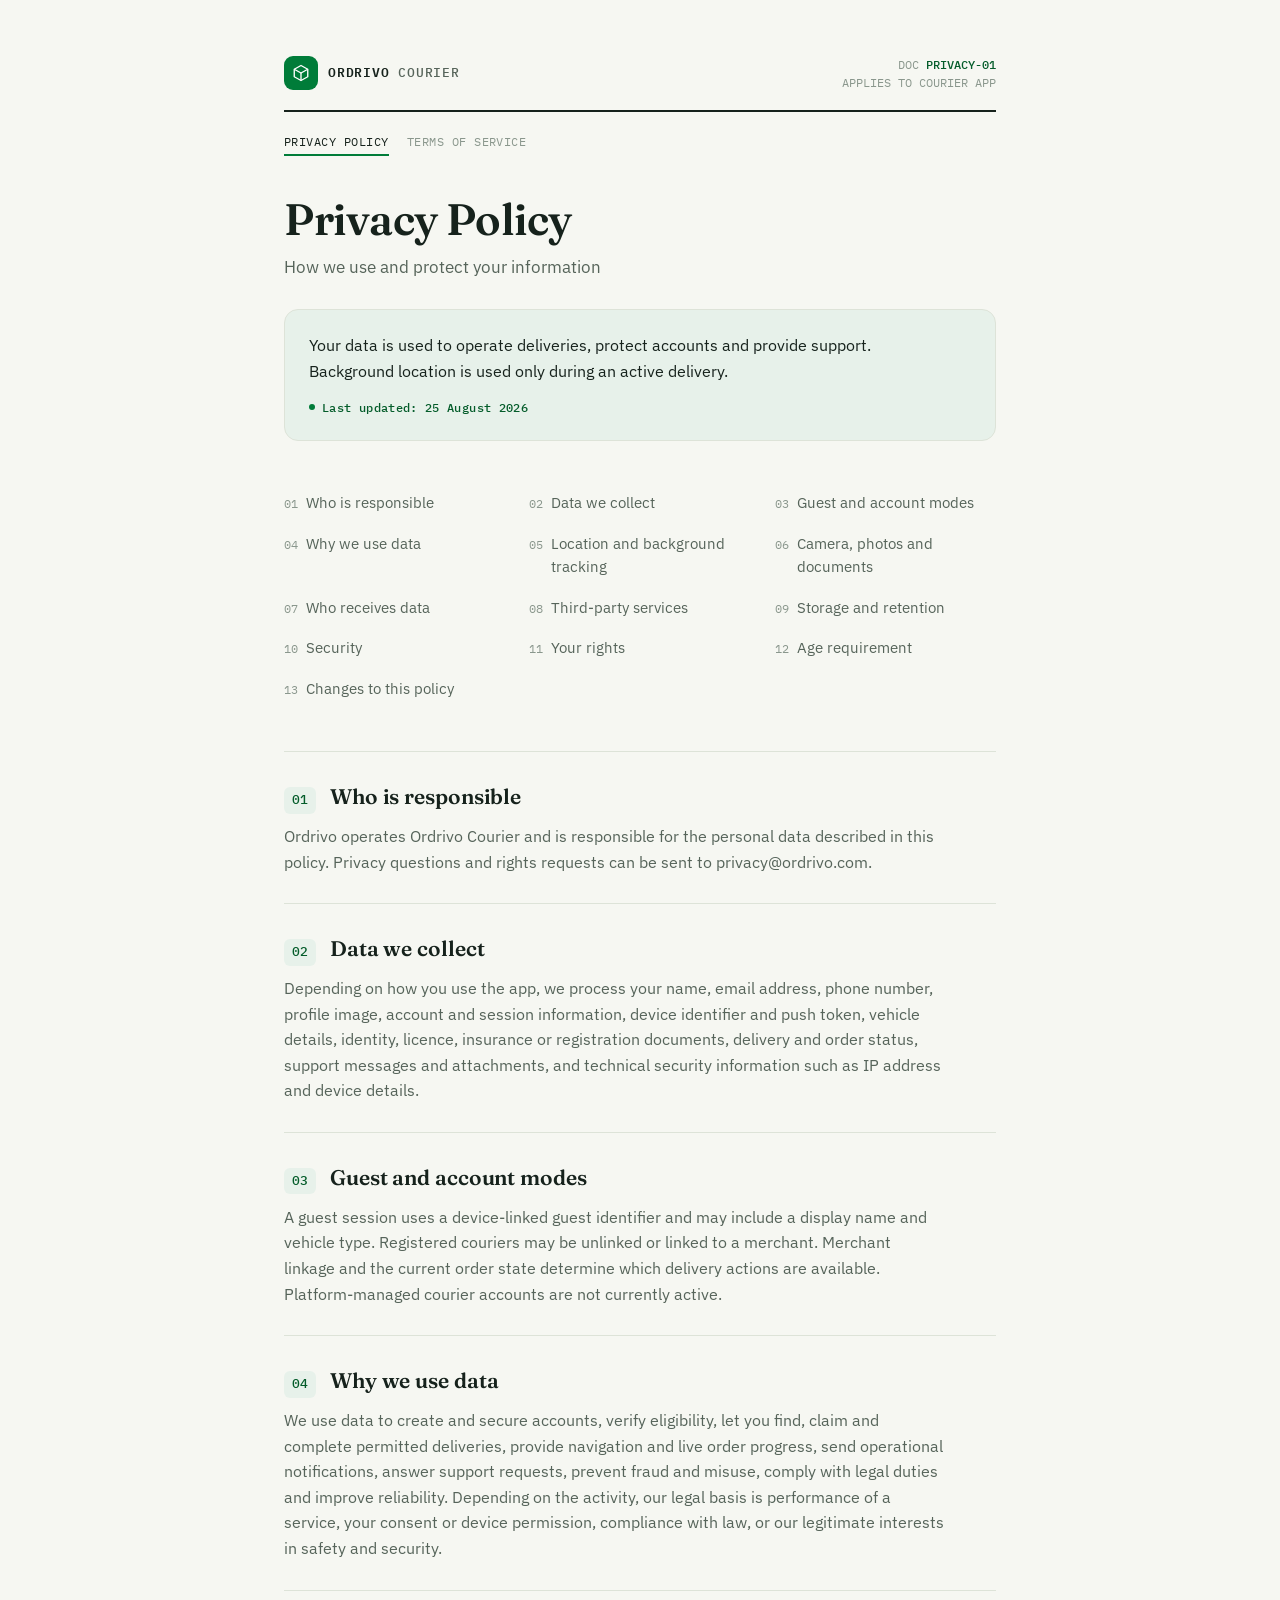
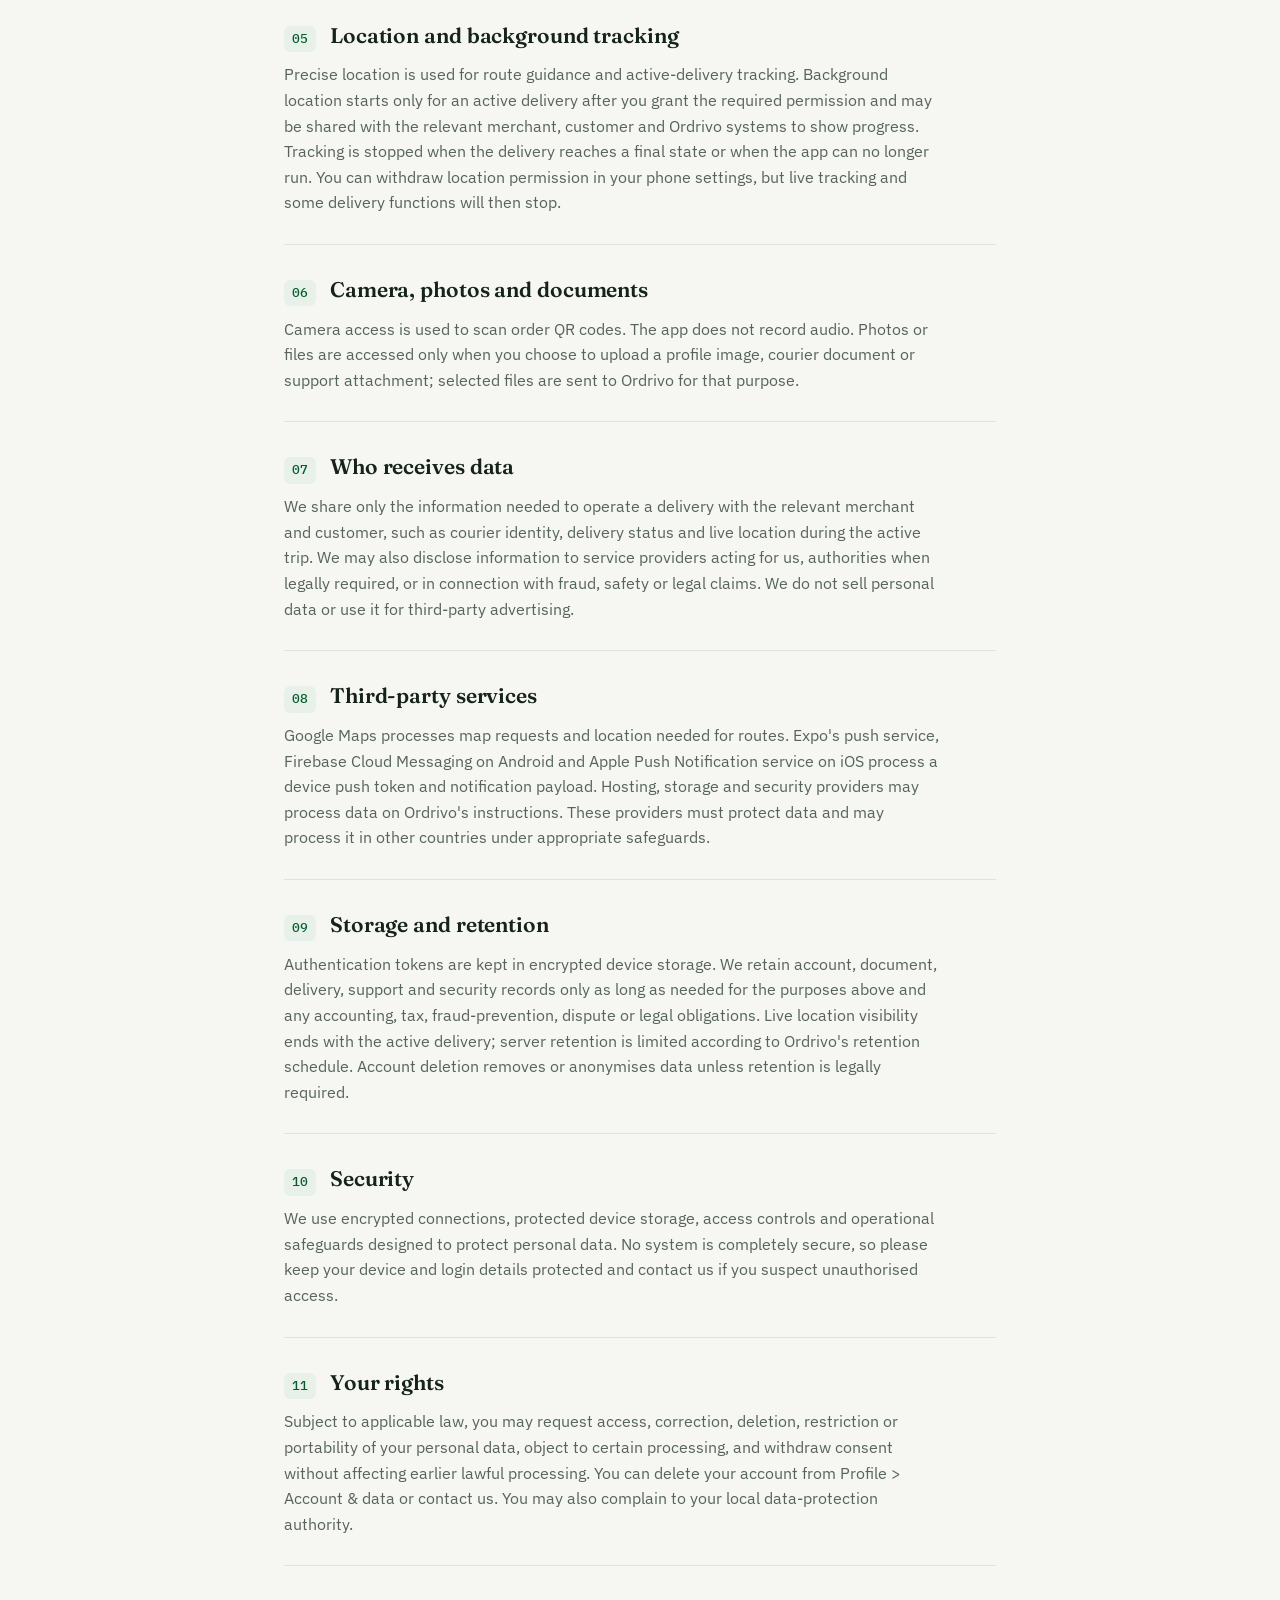
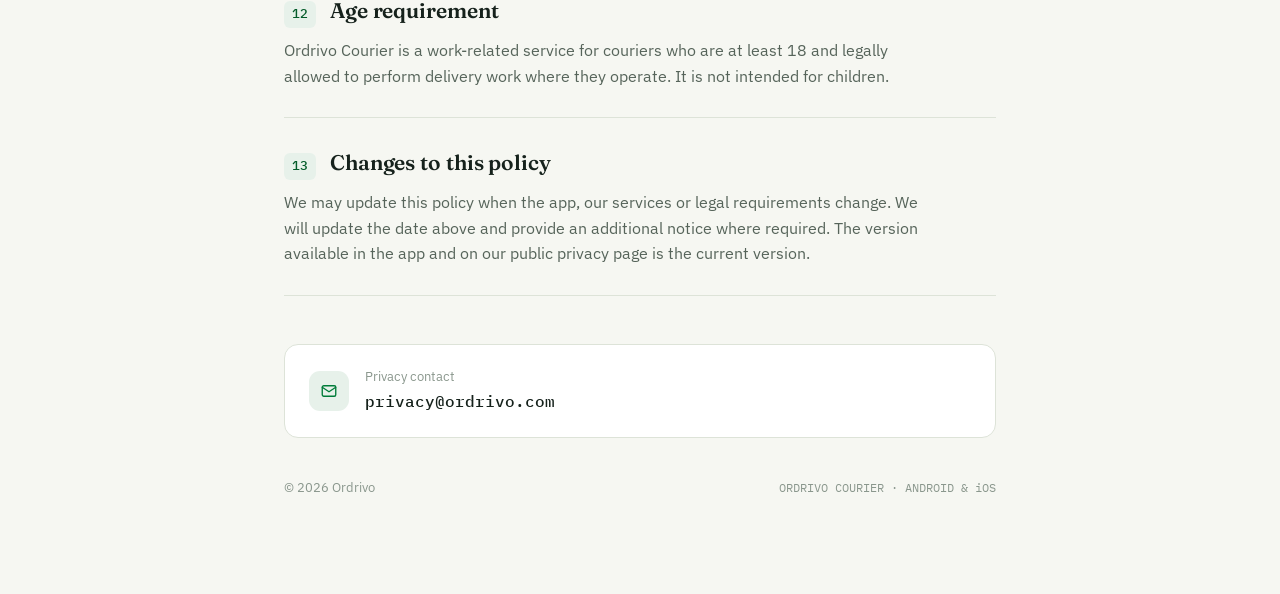
<file: index.html>
<!doctype html>
<html lang="en">
<head>
<meta charset="utf-8">
<meta name="viewport" content="width=device-width, initial-scale=1">
<title>Ordrivo Courier Privacy Policy</title>
<meta name="description" content="Privacy policy for the Ordrivo Courier mobile app.">
<link rel="preconnect" href="https://fonts.googleapis.com">
<link rel="preconnect" href="https://fonts.gstatic.com" crossorigin>
<link href="https://fonts.googleapis.com/css2?family=Fraunces:opsz,wght@9..144,400;9..144,500;9..144,600&family=IBM+Plex+Sans:wght@400;500;600&family=IBM+Plex+Mono:wght@400;500&display=swap" rel="stylesheet">
<link rel="stylesheet" href="style.css">
</head>
<body>
<div class="wrap">

  <div class="manifest-head">
    <div class="mark">
      <span class="mark-badge">
        <svg width="18" height="18" viewBox="0 0 24 24" fill="none" xmlns="http://www.w3.org/2000/svg">
          <path d="M12 2L3 7V17L12 22L21 17V7L12 2Z" stroke="white" stroke-width="1.8" stroke-linejoin="round"/>
          <path d="M3 7L12 12L21 7" stroke="white" stroke-width="1.8" stroke-linejoin="round"/>
          <path d="M12 12V22" stroke="white" stroke-width="1.8" stroke-linejoin="round"/>
        </svg>
      </span>
      <span class="mark-name"><strong>Ordrivo</strong> Courier</span>
    </div>
    <div class="doc-stamp">
      DOC <span class="doc-id">PRIVACY-01</span><br>
      APPLIES TO COURIER APP
    </div>
  </div>

  <nav class="crosslink" aria-label="Legal documents">
    <a href="index.html" aria-current="page">Privacy Policy</a>
    <a href="terms.html">Terms of Service</a>
  </nav>

  <h1>Privacy Policy</h1>
  <p class="subtitle">How we use and protect your information</p>

  <div class="summary-card">
    <p>Your data is used to operate deliveries, protect accounts and provide support. Background location is used only during an active delivery.</p>
    <div class="updated">Last updated: 25 August 2026</div>
  </div>

  <ul class="toc" aria-label="Sections in this policy">
    <li><a href="#controller"><span class="n">01</span>Who is responsible</a></li>
    <li><a href="#data-collected"><span class="n">02</span>Data we collect</a></li>
    <li><a href="#guest-mode"><span class="n">03</span>Guest and account modes</a></li>
    <li><a href="#purposes"><span class="n">04</span>Why we use data</a></li>
    <li><a href="#location"><span class="n">05</span>Location and background tracking</a></li>
    <li><a href="#camera-uploads"><span class="n">06</span>Camera, photos and documents</a></li>
    <li><a href="#sharing"><span class="n">07</span>Who receives data</a></li>
    <li><a href="#third-party"><span class="n">08</span>Third-party services</a></li>
    <li><a href="#retention"><span class="n">09</span>Storage and retention</a></li>
    <li><a href="#security"><span class="n">10</span>Security</a></li>
    <li><a href="#your-rights"><span class="n">11</span>Your rights</a></li>
    <li><a href="#children"><span class="n">12</span>Age requirement</a></li>
    <li><a href="#policy-changes"><span class="n">13</span>Changes to this policy</a></li>
  </ul>

  <section class="clause" id="controller">
    <div class="clause-head"><span class="clause-num">01</span><h2>Who is responsible</h2></div>
    <p>Ordrivo operates Ordrivo Courier and is responsible for the personal data described in this policy. Privacy questions and rights requests can be sent to privacy@ordrivo.com.</p>
  </section>

  <section class="clause" id="data-collected">
    <div class="clause-head"><span class="clause-num">02</span><h2>Data we collect</h2></div>
    <p>Depending on how you use the app, we process your name, email address, phone number, profile image, account and session information, device identifier and push token, vehicle details, identity, licence, insurance or registration documents, delivery and order status, support messages and attachments, and technical security information such as IP address and device details.</p>
  </section>

  <section class="clause" id="guest-mode">
    <div class="clause-head"><span class="clause-num">03</span><h2>Guest and account modes</h2></div>
    <p>A guest session uses a device-linked guest identifier and may include a display name and vehicle type. Registered couriers may be unlinked or linked to a merchant. Merchant linkage and the current order state determine which delivery actions are available. Platform-managed courier accounts are not currently active.</p>
  </section>

  <section class="clause" id="purposes">
    <div class="clause-head"><span class="clause-num">04</span><h2>Why we use data</h2></div>
    <p>We use data to create and secure accounts, verify eligibility, let you find, claim and complete permitted deliveries, provide navigation and live order progress, send operational notifications, answer support requests, prevent fraud and misuse, comply with legal duties and improve reliability. Depending on the activity, our legal basis is performance of a service, your consent or device permission, compliance with law, or our legitimate interests in safety and security.</p>
  </section>

  <section class="clause" id="location">
    <div class="clause-head"><span class="clause-num">05</span><h2>Location and background tracking</h2></div>
    <p>Precise location is used for route guidance and active-delivery tracking. Background location starts only for an active delivery after you grant the required permission and may be shared with the relevant merchant, customer and Ordrivo systems to show progress. Tracking is stopped when the delivery reaches a final state or when the app can no longer run. You can withdraw location permission in your phone settings, but live tracking and some delivery functions will then stop.</p>
  </section>

  <section class="clause" id="camera-uploads">
    <div class="clause-head"><span class="clause-num">06</span><h2>Camera, photos and documents</h2></div>
    <p>Camera access is used to scan order QR codes. The app does not record audio. Photos or files are accessed only when you choose to upload a profile image, courier document or support attachment; selected files are sent to Ordrivo for that purpose.</p>
  </section>

  <section class="clause" id="sharing">
    <div class="clause-head"><span class="clause-num">07</span><h2>Who receives data</h2></div>
    <p>We share only the information needed to operate a delivery with the relevant merchant and customer, such as courier identity, delivery status and live location during the active trip. We may also disclose information to service providers acting for us, authorities when legally required, or in connection with fraud, safety or legal claims. We do not sell personal data or use it for third-party advertising.</p>
  </section>

  <section class="clause" id="third-party">
    <div class="clause-head"><span class="clause-num">08</span><h2>Third-party services</h2></div>
    <p>Google Maps processes map requests and location needed for routes. Expo's push service, Firebase Cloud Messaging on Android and Apple Push Notification service on iOS process a device push token and notification payload. Hosting, storage and security providers may process data on Ordrivo's instructions. These providers must protect data and may process it in other countries under appropriate safeguards.</p>
  </section>

  <section class="clause" id="retention">
    <div class="clause-head"><span class="clause-num">09</span><h2>Storage and retention</h2></div>
    <p>Authentication tokens are kept in encrypted device storage. We retain account, document, delivery, support and security records only as long as needed for the purposes above and any accounting, tax, fraud-prevention, dispute or legal obligations. Live location visibility ends with the active delivery; server retention is limited according to Ordrivo's retention schedule. Account deletion removes or anonymises data unless retention is legally required.</p>
  </section>

  <section class="clause" id="security">
    <div class="clause-head"><span class="clause-num">10</span><h2>Security</h2></div>
    <p>We use encrypted connections, protected device storage, access controls and operational safeguards designed to protect personal data. No system is completely secure, so please keep your device and login details protected and contact us if you suspect unauthorised access.</p>
  </section>

  <section class="clause" id="your-rights">
    <div class="clause-head"><span class="clause-num">11</span><h2>Your rights</h2></div>
    <p>Subject to applicable law, you may request access, correction, deletion, restriction or portability of your personal data, object to certain processing, and withdraw consent without affecting earlier lawful processing. You can delete your account from Profile &gt; Account &amp; data or contact us. You may also complain to your local data-protection authority.</p>
  </section>

  <section class="clause" id="children">
    <div class="clause-head"><span class="clause-num">12</span><h2>Age requirement</h2></div>
    <p>Ordrivo Courier is a work-related service for couriers who are at least 18 and legally allowed to perform delivery work where they operate. It is not intended for children.</p>
  </section>

  <section class="clause" id="policy-changes">
    <div class="clause-head"><span class="clause-num">13</span><h2>Changes to this policy</h2></div>
    <p>We may update this policy when the app, our services or legal requirements change. We will update the date above and provide an additional notice where required. The version available in the app and on our public privacy page is the current version.</p>
  </section>

  <div class="contact-block">
    <span class="contact-icon">
      <svg width="18" height="18" viewBox="0 0 24 24" fill="none" xmlns="http://www.w3.org/2000/svg">
        <rect x="3" y="5" width="18" height="14" rx="2" stroke="#007c39" stroke-width="1.8"/>
        <path d="M3 7L12 13L21 7" stroke="#007c39" stroke-width="1.8" stroke-linecap="round" stroke-linejoin="round"/>
      </svg>
    </span>
    <div>
      <p class="label">Privacy contact</p>
      <a href="mailto:privacy@ordrivo.com">privacy@ordrivo.com</a>
    </div>
  </div>

  <footer>
    <span>&copy; 2026 Ordrivo</span>
    <span class="scope">ORDRIVO COURIER &middot; ANDROID &amp; iOS</span>
  </footer>

</div>
</body>
</html>
</file>
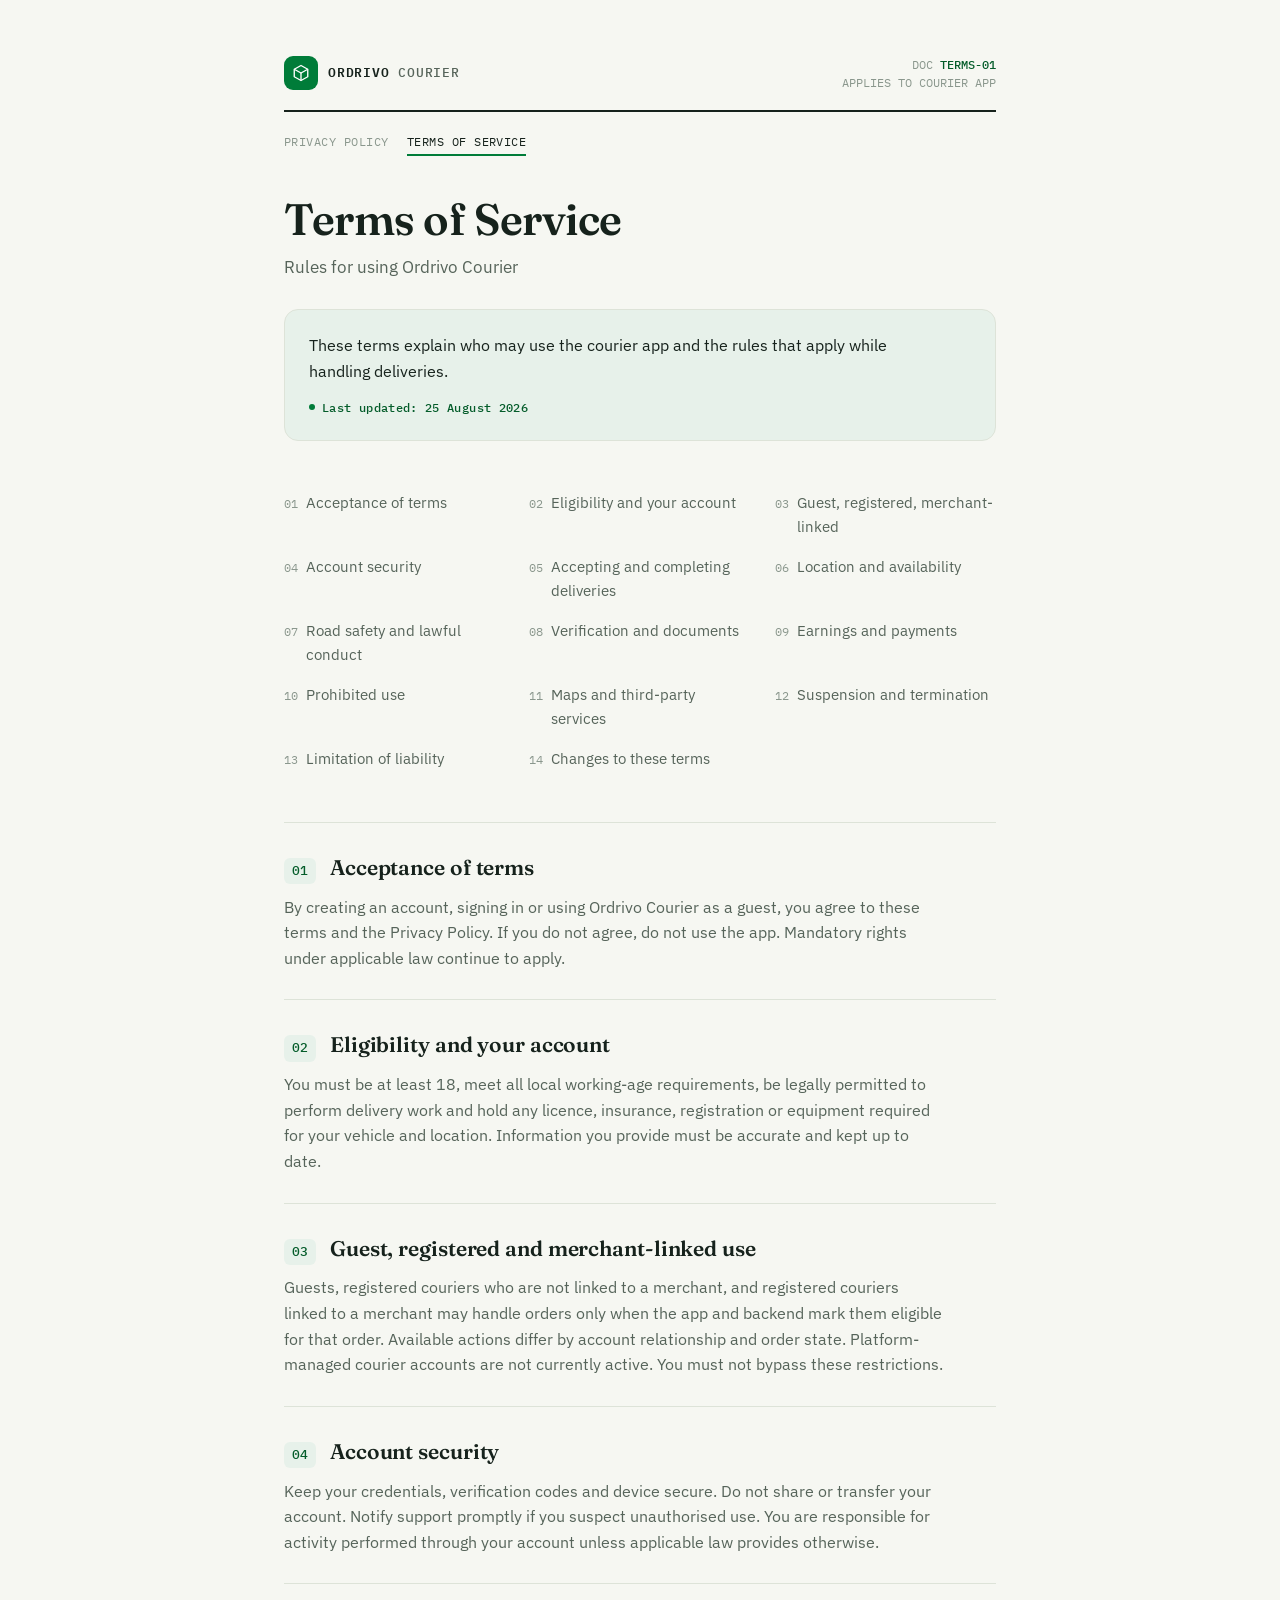
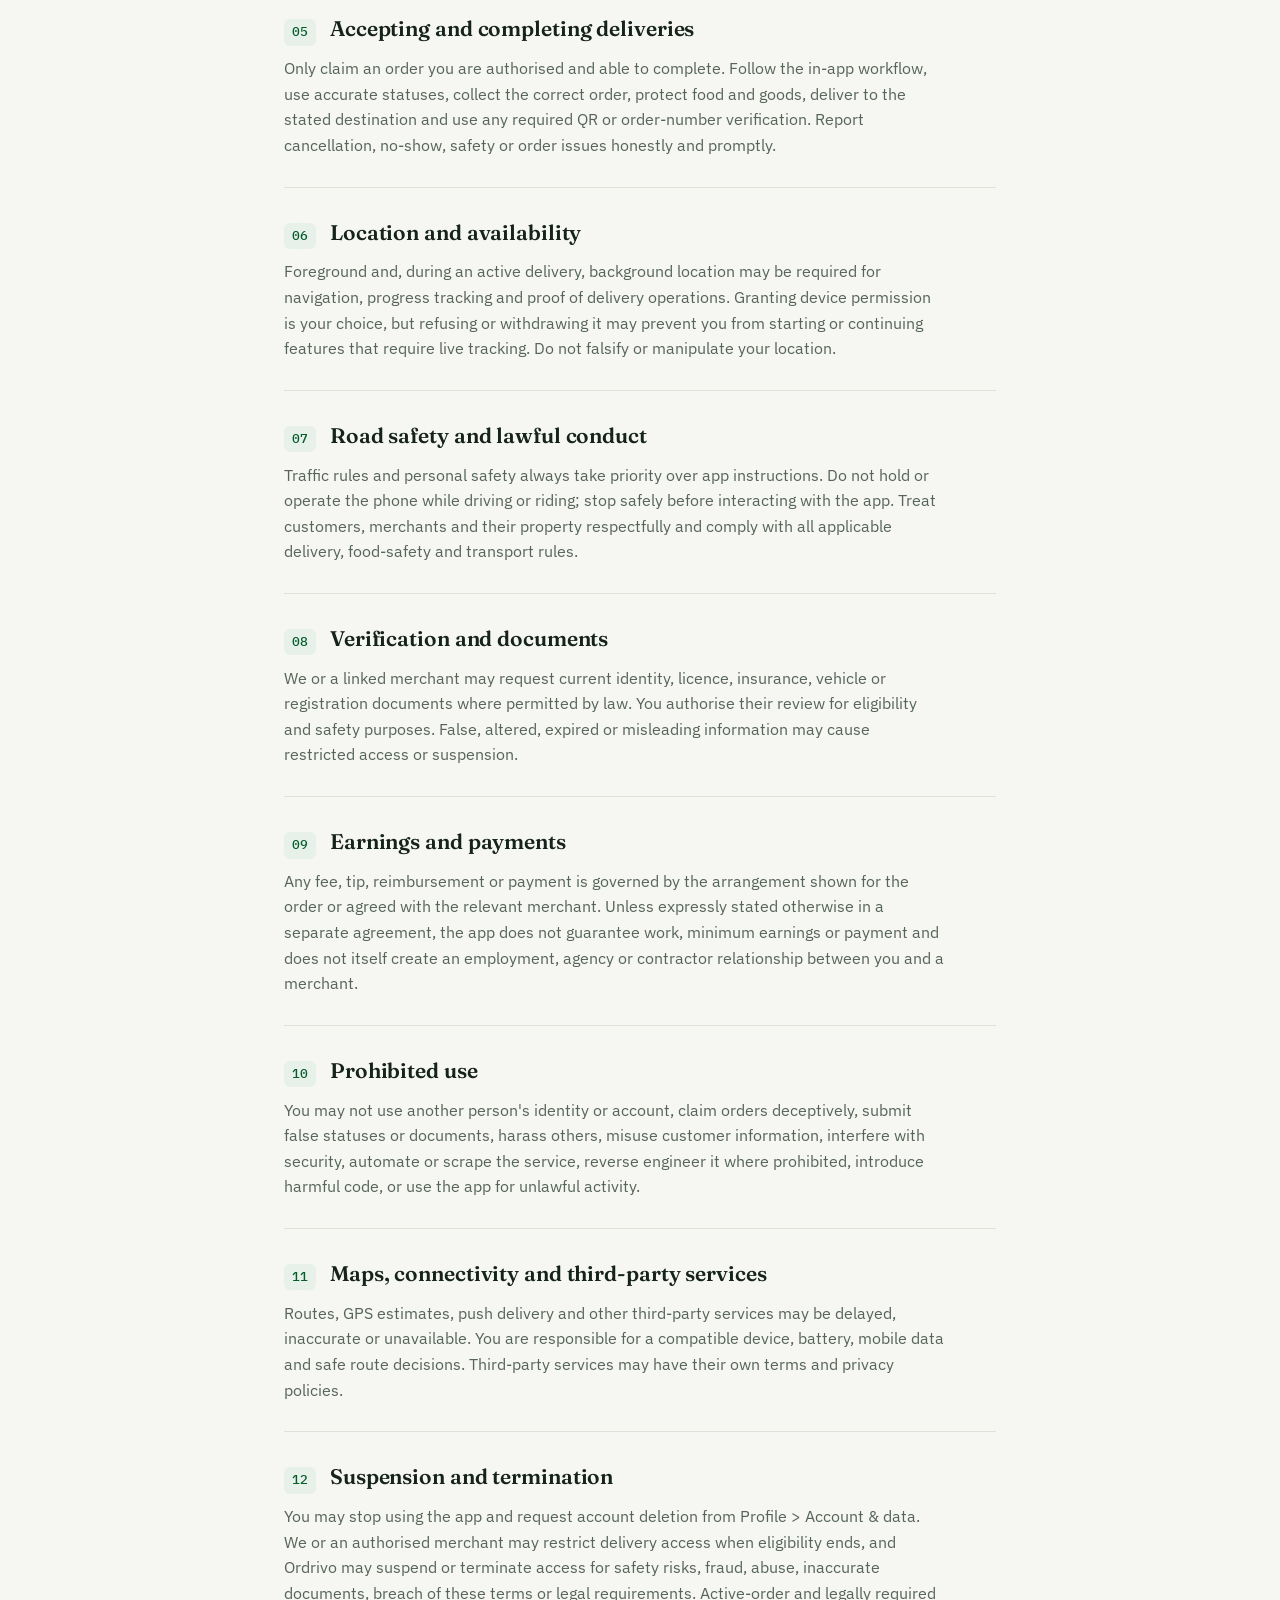
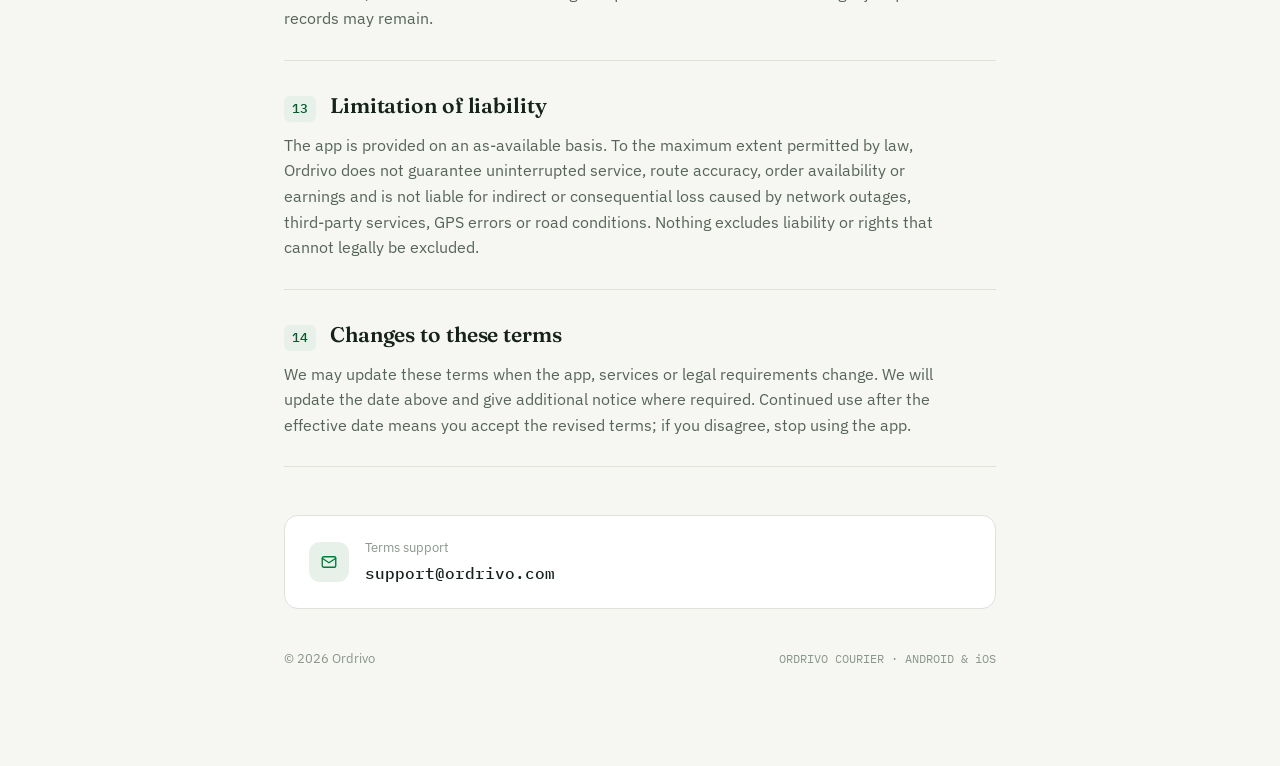
<file: terms.html>
<!doctype html>
<html lang="en">
<head>
<meta charset="utf-8">
<meta name="viewport" content="width=device-width, initial-scale=1">
<title>Ordrivo Courier Terms of Service</title>
<meta name="description" content="Terms of service for the Ordrivo Courier mobile app.">
<link rel="preconnect" href="https://fonts.googleapis.com">
<link rel="preconnect" href="https://fonts.gstatic.com" crossorigin>
<link href="https://fonts.googleapis.com/css2?family=Fraunces:opsz,wght@9..144,400;9..144,500;9..144,600&family=IBM+Plex+Sans:wght@400;500;600&family=IBM+Plex+Mono:wght@400;500&display=swap" rel="stylesheet">
<link rel="stylesheet" href="style.css">
</head>
<body>
<div class="wrap">

  <div class="manifest-head">
    <div class="mark">
      <span class="mark-badge">
        <svg width="18" height="18" viewBox="0 0 24 24" fill="none" xmlns="http://www.w3.org/2000/svg">
          <path d="M12 2L3 7V17L12 22L21 17V7L12 2Z" stroke="white" stroke-width="1.8" stroke-linejoin="round"/>
          <path d="M3 7L12 12L21 7" stroke="white" stroke-width="1.8" stroke-linejoin="round"/>
          <path d="M12 12V22" stroke="white" stroke-width="1.8" stroke-linejoin="round"/>
        </svg>
      </span>
      <span class="mark-name"><strong>Ordrivo</strong> Courier</span>
    </div>
    <div class="doc-stamp">
      DOC <span class="doc-id">TERMS-01</span><br>
      APPLIES TO COURIER APP
    </div>
  </div>

  <nav class="crosslink" aria-label="Legal documents">
    <a href="index.html">Privacy Policy</a>
    <a href="terms.html" aria-current="page">Terms of Service</a>
  </nav>

  <h1>Terms of Service</h1>
  <p class="subtitle">Rules for using Ordrivo Courier</p>

  <div class="summary-card">
    <p>These terms explain who may use the courier app and the rules that apply while handling deliveries.</p>
    <div class="updated">Last updated: 25 August 2026</div>
  </div>

  <ul class="toc" aria-label="Sections in this document">
    <li><a href="#acceptance"><span class="n">01</span>Acceptance of terms</a></li>
    <li><a href="#eligibility"><span class="n">02</span>Eligibility and your account</a></li>
    <li><a href="#account-types"><span class="n">03</span>Guest, registered, merchant-linked</a></li>
    <li><a href="#account-security"><span class="n">04</span>Account security</a></li>
    <li><a href="#delivery"><span class="n">05</span>Accepting and completing deliveries</a></li>
    <li><a href="#location"><span class="n">06</span>Location and availability</a></li>
    <li><a href="#safety"><span class="n">07</span>Road safety and lawful conduct</a></li>
    <li><a href="#documents"><span class="n">08</span>Verification and documents</a></li>
    <li><a href="#earnings"><span class="n">09</span>Earnings and payments</a></li>
    <li><a href="#prohibited"><span class="n">10</span>Prohibited use</a></li>
    <li><a href="#third-party"><span class="n">11</span>Maps and third-party services</a></li>
    <li><a href="#termination"><span class="n">12</span>Suspension and termination</a></li>
    <li><a href="#liability"><span class="n">13</span>Limitation of liability</a></li>
    <li><a href="#changes"><span class="n">14</span>Changes to these terms</a></li>
  </ul>

  <section class="clause" id="acceptance">
    <div class="clause-head"><span class="clause-num">01</span><h2>Acceptance of terms</h2></div>
    <p>By creating an account, signing in or using Ordrivo Courier as a guest, you agree to these terms and the Privacy Policy. If you do not agree, do not use the app. Mandatory rights under applicable law continue to apply.</p>
  </section>

  <section class="clause" id="eligibility">
    <div class="clause-head"><span class="clause-num">02</span><h2>Eligibility and your account</h2></div>
    <p>You must be at least 18, meet all local working-age requirements, be legally permitted to perform delivery work and hold any licence, insurance, registration or equipment required for your vehicle and location. Information you provide must be accurate and kept up to date.</p>
  </section>

  <section class="clause" id="account-types">
    <div class="clause-head"><span class="clause-num">03</span><h2>Guest, registered and merchant-linked use</h2></div>
    <p>Guests, registered couriers who are not linked to a merchant, and registered couriers linked to a merchant may handle orders only when the app and backend mark them eligible for that order. Available actions differ by account relationship and order state. Platform-managed courier accounts are not currently active. You must not bypass these restrictions.</p>
  </section>

  <section class="clause" id="account-security">
    <div class="clause-head"><span class="clause-num">04</span><h2>Account security</h2></div>
    <p>Keep your credentials, verification codes and device secure. Do not share or transfer your account. Notify support promptly if you suspect unauthorised use. You are responsible for activity performed through your account unless applicable law provides otherwise.</p>
  </section>

  <section class="clause" id="delivery">
    <div class="clause-head"><span class="clause-num">05</span><h2>Accepting and completing deliveries</h2></div>
    <p>Only claim an order you are authorised and able to complete. Follow the in-app workflow, use accurate statuses, collect the correct order, protect food and goods, deliver to the stated destination and use any required QR or order-number verification. Report cancellation, no-show, safety or order issues honestly and promptly.</p>
  </section>

  <section class="clause" id="location">
    <div class="clause-head"><span class="clause-num">06</span><h2>Location and availability</h2></div>
    <p>Foreground and, during an active delivery, background location may be required for navigation, progress tracking and proof of delivery operations. Granting device permission is your choice, but refusing or withdrawing it may prevent you from starting or continuing features that require live tracking. Do not falsify or manipulate your location.</p>
  </section>

  <section class="clause" id="safety">
    <div class="clause-head"><span class="clause-num">07</span><h2>Road safety and lawful conduct</h2></div>
    <p>Traffic rules and personal safety always take priority over app instructions. Do not hold or operate the phone while driving or riding; stop safely before interacting with the app. Treat customers, merchants and their property respectfully and comply with all applicable delivery, food-safety and transport rules.</p>
  </section>

  <section class="clause" id="documents">
    <div class="clause-head"><span class="clause-num">08</span><h2>Verification and documents</h2></div>
    <p>We or a linked merchant may request current identity, licence, insurance, vehicle or registration documents where permitted by law. You authorise their review for eligibility and safety purposes. False, altered, expired or misleading information may cause restricted access or suspension.</p>
  </section>

  <section class="clause" id="earnings">
    <div class="clause-head"><span class="clause-num">09</span><h2>Earnings and payments</h2></div>
    <p>Any fee, tip, reimbursement or payment is governed by the arrangement shown for the order or agreed with the relevant merchant. Unless expressly stated otherwise in a separate agreement, the app does not guarantee work, minimum earnings or payment and does not itself create an employment, agency or contractor relationship between you and a merchant.</p>
  </section>

  <section class="clause" id="prohibited">
    <div class="clause-head"><span class="clause-num">10</span><h2>Prohibited use</h2></div>
    <p>You may not use another person's identity or account, claim orders deceptively, submit false statuses or documents, harass others, misuse customer information, interfere with security, automate or scrape the service, reverse engineer it where prohibited, introduce harmful code, or use the app for unlawful activity.</p>
  </section>

  <section class="clause" id="third-party">
    <div class="clause-head"><span class="clause-num">11</span><h2>Maps, connectivity and third-party services</h2></div>
    <p>Routes, GPS estimates, push delivery and other third-party services may be delayed, inaccurate or unavailable. You are responsible for a compatible device, battery, mobile data and safe route decisions. Third-party services may have their own terms and privacy policies.</p>
  </section>

  <section class="clause" id="termination">
    <div class="clause-head"><span class="clause-num">12</span><h2>Suspension and termination</h2></div>
    <p>You may stop using the app and request account deletion from Profile &gt; Account &amp; data. We or an authorised merchant may restrict delivery access when eligibility ends, and Ordrivo may suspend or terminate access for safety risks, fraud, abuse, inaccurate documents, breach of these terms or legal requirements. Active-order and legally required records may remain.</p>
  </section>

  <section class="clause" id="liability">
    <div class="clause-head"><span class="clause-num">13</span><h2>Limitation of liability</h2></div>
    <p>The app is provided on an as-available basis. To the maximum extent permitted by law, Ordrivo does not guarantee uninterrupted service, route accuracy, order availability or earnings and is not liable for indirect or consequential loss caused by network outages, third-party services, GPS errors or road conditions. Nothing excludes liability or rights that cannot legally be excluded.</p>
  </section>

  <section class="clause" id="changes">
    <div class="clause-head"><span class="clause-num">14</span><h2>Changes to these terms</h2></div>
    <p>We may update these terms when the app, services or legal requirements change. We will update the date above and give additional notice where required. Continued use after the effective date means you accept the revised terms; if you disagree, stop using the app.</p>
  </section>

  <div class="contact-block">
    <span class="contact-icon">
      <svg width="18" height="18" viewBox="0 0 24 24" fill="none" xmlns="http://www.w3.org/2000/svg">
        <rect x="3" y="5" width="18" height="14" rx="2" stroke="#007c39" stroke-width="1.8"/>
        <path d="M3 7L12 13L21 7" stroke="#007c39" stroke-width="1.8" stroke-linecap="round" stroke-linejoin="round"/>
      </svg>
    </span>
    <div>
      <p class="label">Terms support</p>
      <a href="mailto:support@ordrivo.com">support@ordrivo.com</a>
    </div>
  </div>

  <footer>
    <span>&copy; 2026 Ordrivo</span>
    <span class="scope">ORDRIVO COURIER &middot; ANDROID &amp; iOS</span>
  </footer>

</div>
</body>
</html>
</file>
<file: style.css>
:root {
  --paper: #f6f7f2;
  --paper-raised: #ffffff;
  --ink: #16221c;
  --muted: #56645a;
  --faint: #8a978d;
  --line: #dde3d8;
  --green: #007c39;
  --green-deep: #045c2a;
  --green-wash: #e7f1ea;
}

@media (prefers-color-scheme: dark) {
  :root:not([data-theme="light"]) {
    --paper: #10160f;
    --paper-raised: #171f16;
    --ink: #eef2ea;
    --muted: #a3b2a3;
    --faint: #71806f;
    --line: #2a352a;
    --green: #35c176;
    --green-deep: #1f8f52;
    --green-wash: #16281c;
  }
}

:root[data-theme="dark"] {
  --paper: #10160f;
  --paper-raised: #171f16;
  --ink: #eef2ea;
  --muted: #a3b2a3;
  --faint: #71806f;
  --line: #2a352a;
  --green: #35c176;
  --green-deep: #1f8f52;
  --green-wash: #16281c;
}

* { box-sizing: border-box; }

html { color-scheme: light dark; }

body {
  margin: 0;
  background: var(--paper);
  color: var(--ink);
  font-family: "IBM Plex Sans", ui-sans-serif, system-ui, sans-serif;
  -webkit-font-smoothing: antialiased;
  line-height: 1.6;
}

.wrap {
  max-width: 760px;
  margin: 0 auto;
  padding: 56px 24px 96px;
}

.manifest-head {
  display: flex;
  justify-content: space-between;
  align-items: flex-start;
  gap: 16px;
  padding-bottom: 18px;
  margin-bottom: 20px;
  border-bottom: 2px solid var(--ink);
}

.mark {
  display: flex;
  align-items: center;
  gap: 10px;
}

.mark-badge {
  width: 34px;
  height: 34px;
  border-radius: 9px;
  background: var(--green);
  display: flex;
  align-items: center;
  justify-content: center;
  flex-shrink: 0;
}

.mark-badge svg { display: block; }

.mark-name {
  font-family: "IBM Plex Mono", ui-monospace, monospace;
  font-size: 13px;
  font-weight: 500;
  letter-spacing: 0.06em;
  text-transform: uppercase;
  color: var(--muted);
}

.mark-name strong {
  color: var(--ink);
  font-weight: 600;
}

.doc-stamp {
  text-align: right;
  font-family: "IBM Plex Mono", ui-monospace, monospace;
  font-size: 12px;
  color: var(--faint);
  line-height: 1.5;
}

.doc-stamp .doc-id {
  color: var(--green-deep);
  font-weight: 500;
}

nav.crosslink {
  display: flex;
  gap: 18px;
  margin-bottom: 40px;
}

nav.crosslink a {
  font-family: "IBM Plex Mono", ui-monospace, monospace;
  font-size: 12px;
  letter-spacing: 0.04em;
  text-transform: uppercase;
  text-decoration: none;
  color: var(--faint);
  padding-bottom: 3px;
  border-bottom: 2px solid transparent;
}

nav.crosslink a[aria-current="page"] {
  color: var(--ink);
  border-bottom-color: var(--green);
}

nav.crosslink a:not([aria-current="page"]):hover {
  color: var(--green-deep);
}

h1 {
  font-family: "Fraunces", ui-serif, Georgia, serif;
  font-optical-sizing: auto;
  font-weight: 600;
  font-size: clamp(2.1rem, 5vw, 2.75rem);
  line-height: 1.08;
  letter-spacing: -0.01em;
  margin: 0 0 10px;
  text-wrap: balance;
  color: var(--ink);
}

.subtitle {
  font-size: 1.05rem;
  color: var(--muted);
  margin: 0 0 28px;
  max-width: 46ch;
}

.summary-card {
  background: var(--green-wash);
  border: 1px solid var(--line);
  border-radius: 14px;
  padding: 22px 24px;
  margin-bottom: 44px;
}

.summary-card p {
  margin: 0;
  font-size: 1.02rem;
  color: var(--ink);
  max-width: 62ch;
}

.summary-card .updated {
  display: inline-flex;
  align-items: center;
  gap: 7px;
  margin-top: 14px;
  font-family: "IBM Plex Mono", ui-monospace, monospace;
  font-size: 12px;
  letter-spacing: 0.03em;
  color: var(--green-deep);
  font-weight: 500;
}

.updated::before {
  content: "";
  width: 6px;
  height: 6px;
  border-radius: 50%;
  background: var(--green);
  display: inline-block;
}

.toc {
  margin-bottom: 44px;
  padding: 0;
  display: grid;
  grid-template-columns: repeat(auto-fill, minmax(200px, 1fr));
  gap: 4px 24px;
  list-style: none;
}

.toc li { margin: 0; }

.toc a {
  display: flex;
  gap: 8px;
  align-items: baseline;
  padding: 6px 0;
  color: var(--muted);
  text-decoration: none;
  font-size: 0.92rem;
  border-bottom: 1px dotted transparent;
}

.toc a:hover { color: var(--green-deep); border-bottom-color: var(--line); }

.toc .n {
  font-family: "IBM Plex Mono", ui-monospace, monospace;
  font-size: 0.78rem;
  color: var(--faint);
  flex-shrink: 0;
}

section.clause {
  padding: 28px 0;
  border-top: 1px solid var(--line);
  scroll-margin-top: 20px;
}

section.clause:last-of-type { border-bottom: 1px solid var(--line); }

.clause-head {
  display: flex;
  align-items: baseline;
  gap: 14px;
  margin-bottom: 10px;
}

.clause-num {
  font-family: "IBM Plex Mono", ui-monospace, monospace;
  font-size: 0.8rem;
  font-weight: 500;
  color: var(--green-deep);
  background: var(--green-wash);
  border-radius: 6px;
  padding: 3px 8px;
  flex-shrink: 0;
}

h2 {
  font-family: "Fraunces", ui-serif, Georgia, serif;
  font-weight: 600;
  font-size: 1.32rem;
  letter-spacing: -0.005em;
  margin: 0;
  color: var(--ink);
  text-wrap: balance;
}

.clause p {
  margin: 0;
  max-width: 66ch;
  color: var(--muted);
  font-size: 1rem;
}

.contact-block {
  margin-top: 48px;
  display: flex;
  align-items: center;
  gap: 16px;
  padding: 22px 24px;
  border: 1px solid var(--line);
  border-radius: 14px;
  background: var(--paper-raised);
}

.contact-icon {
  width: 40px;
  height: 40px;
  border-radius: 11px;
  background: var(--green-wash);
  display: flex;
  align-items: center;
  justify-content: center;
  flex-shrink: 0;
}

.contact-block .label {
  font-size: 0.8rem;
  color: var(--faint);
  margin: 0 0 2px;
}

.contact-block a {
  font-family: "IBM Plex Mono", ui-monospace, monospace;
  font-size: 1rem;
  font-weight: 500;
  color: var(--ink);
  text-decoration: none;
}

.contact-block a:hover { color: var(--green-deep); }

footer {
  margin-top: 40px;
  display: flex;
  justify-content: space-between;
  align-items: center;
  gap: 12px;
  font-size: 0.8rem;
  color: var(--faint);
  flex-wrap: wrap;
}

footer .scope {
  font-family: "IBM Plex Mono", ui-monospace, monospace;
  font-size: 0.72rem;
}

a:focus-visible, .toc a:focus-visible, nav.crosslink a:focus-visible {
  outline: 2px solid var(--green);
  outline-offset: 2px;
}

@media (max-width: 520px) {
  .manifest-head { flex-direction: column; }
  .doc-stamp { text-align: left; }
  .toc { grid-template-columns: 1fr 1fr; }
}
</file>
